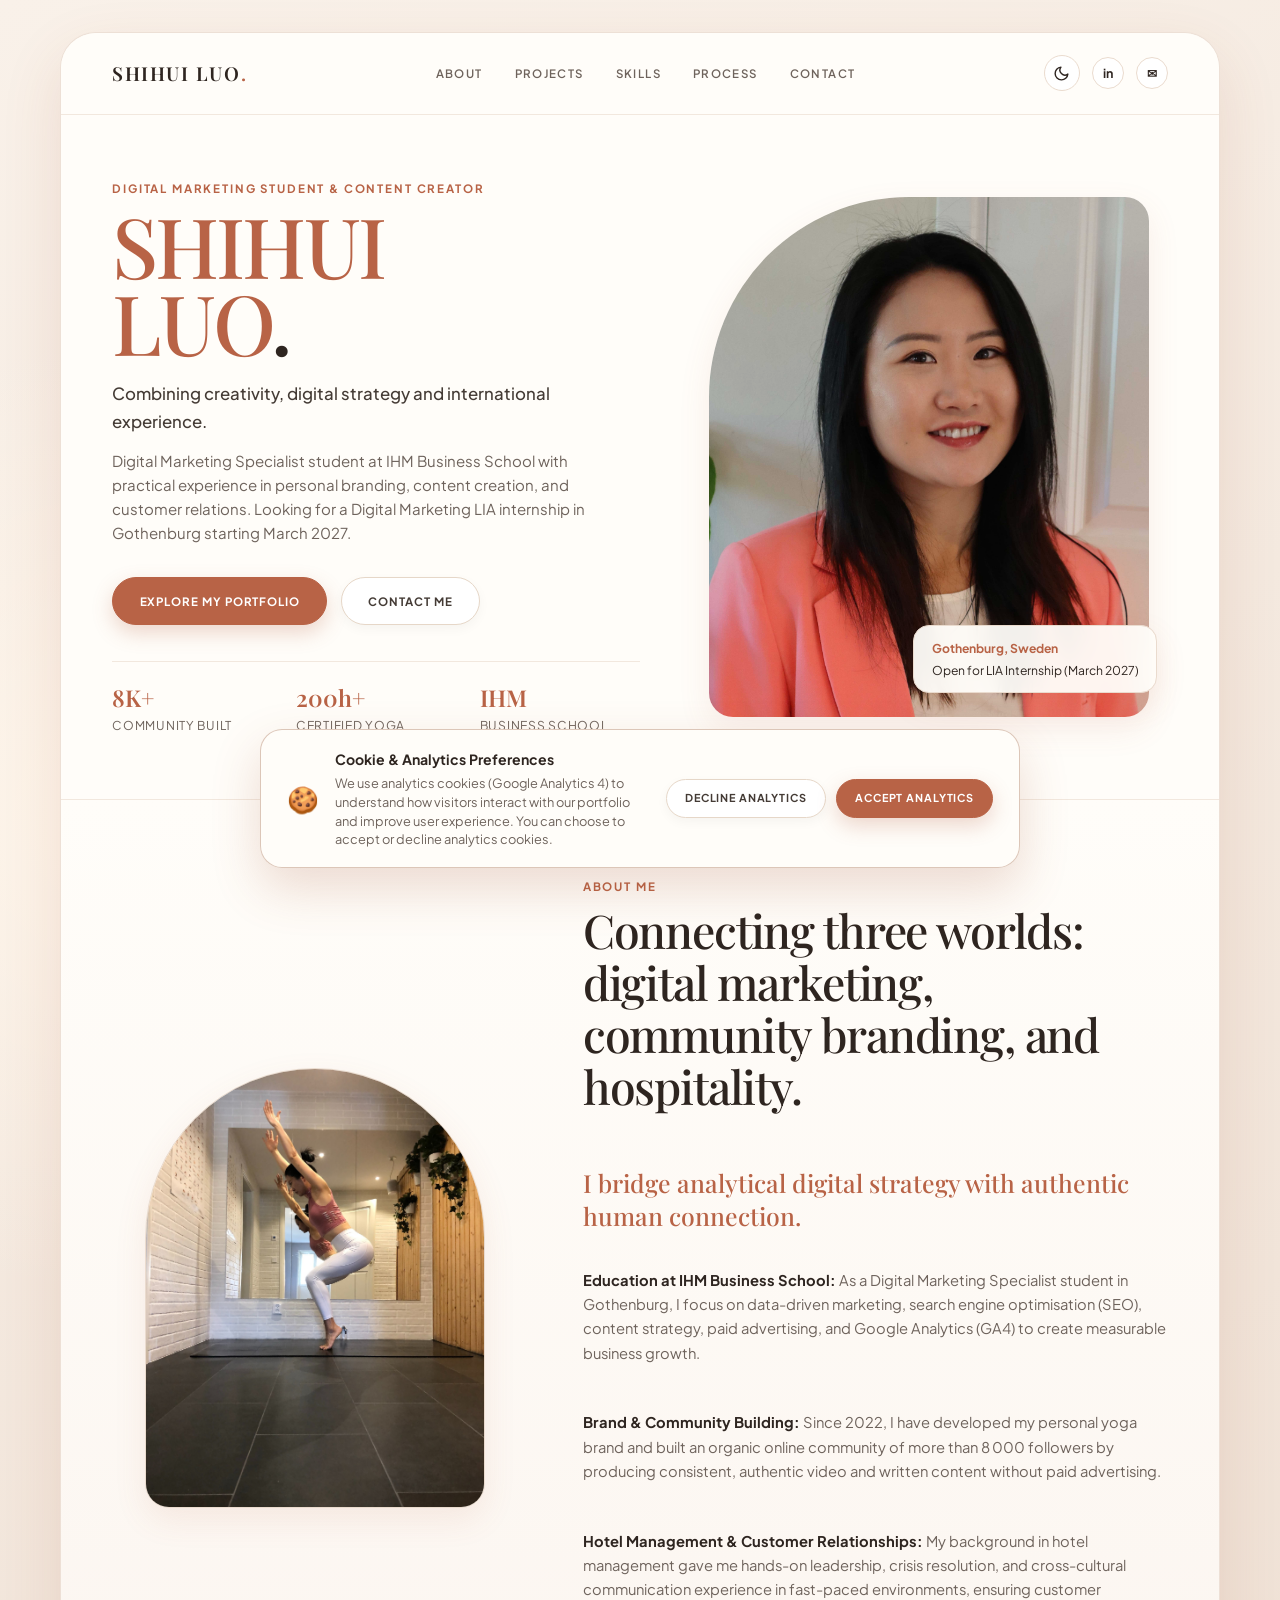
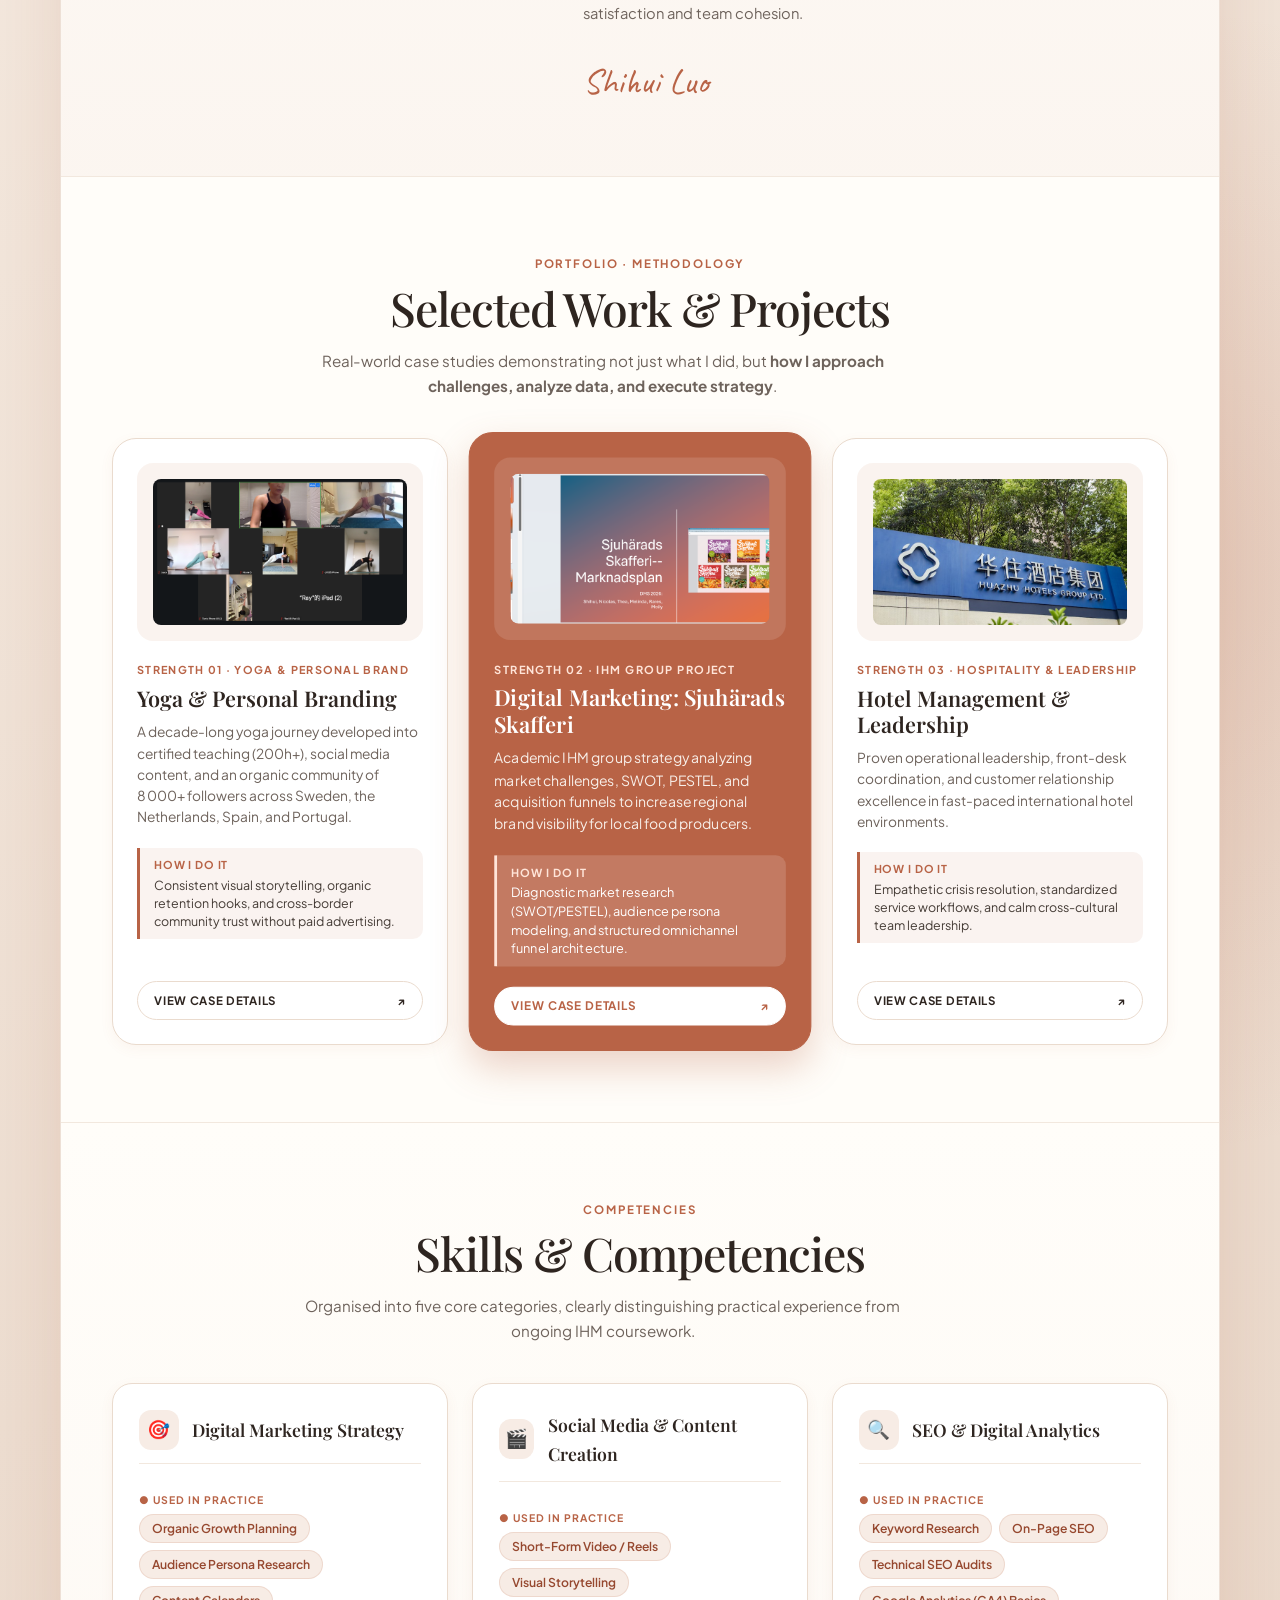
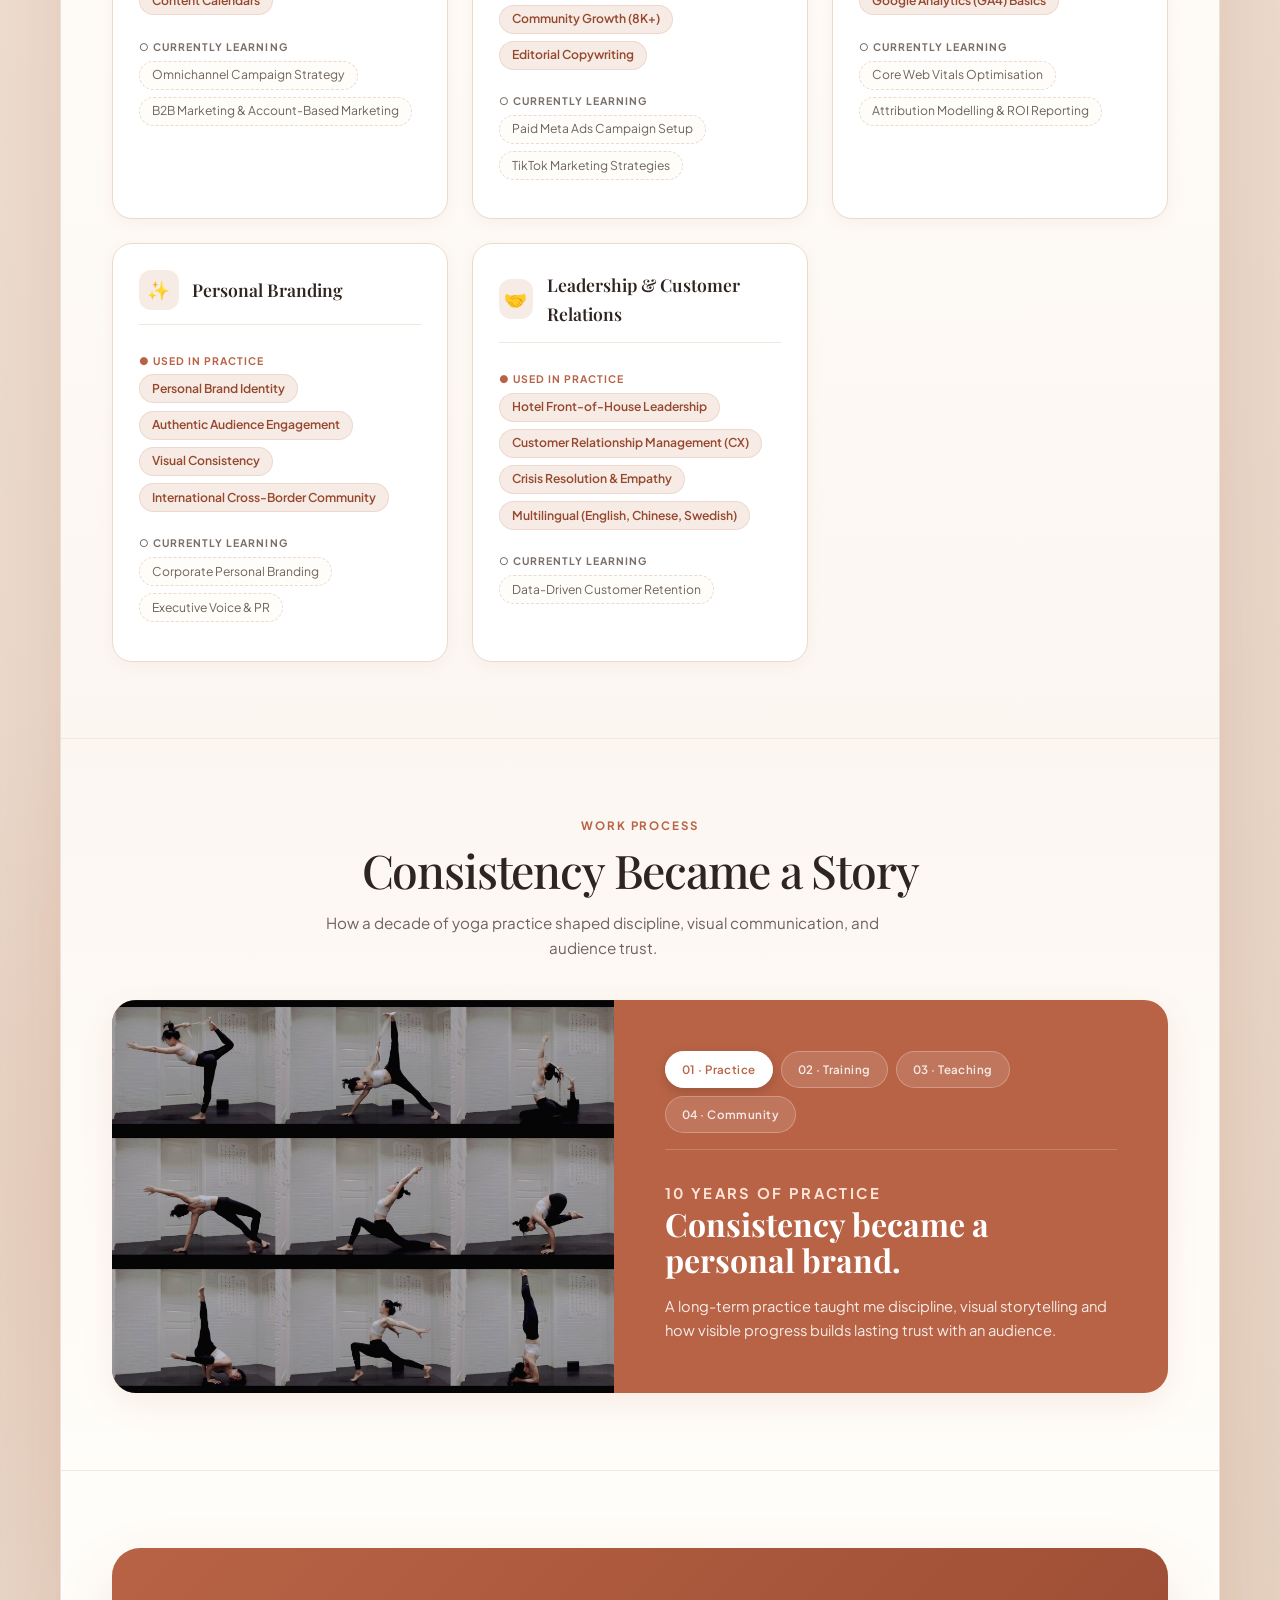
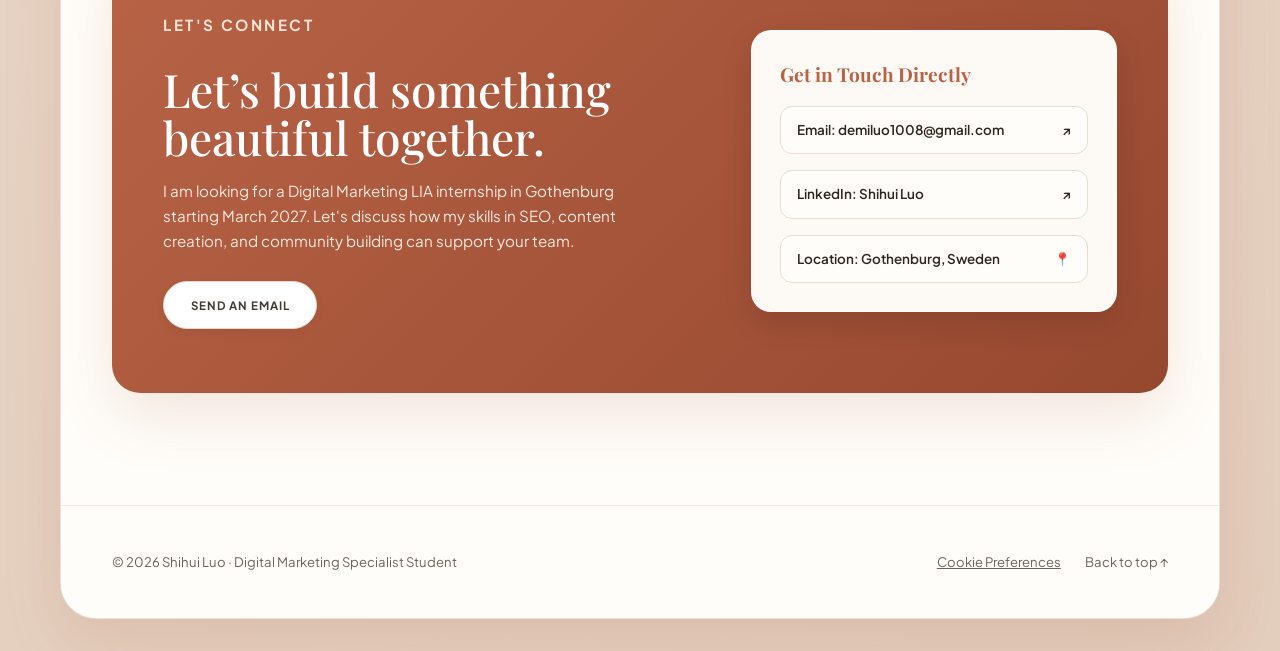
<file: HTML/index.html>
<!doctype html>
<html lang="en">

<head>
    <meta charset="utf-8">
    <meta name="viewport" content="width=device-width, initial-scale=1">

    <!-- Primary SEO Meta Tags -->
    <title>Shihui Luo | Digital Marketing Student & Content Creator | Gothenburg</title>
    <meta name="title" content="Shihui Luo | Digital Marketing Student & Content Creator | Gothenburg">
    <meta name="description"
        content="Shihui Luo is a Digital Marketing Specialist student at IHM Business School in Gothenburg, yoga instructor, and content creator with an 8K+ online community. Open for LIA internships starting March 2027.">
    <meta name="keywords"
        content="Shihui Luo, Digital Marketing Gothenburg, IHM Business School, LIA praktik Göteborg, Yoga Teacher Sweden, Content Creation, Community Building, SEO, Social Media Strategy">
    <meta name="author" content="Shihui Luo">
    <meta name="robots" content="index, follow">
    <meta name="theme-color" content="#B86346">

    <!-- Canonical URL -->
    <link rel="canonical" href="https://shihuiluo.com/">

    <!-- Open Graph / LinkedIn -->
    <meta property="og:type" content="profile">
    <meta property="og:url" content="https://shihuiluo.com/">
    <meta property="og:title" content="Shihui Luo | Digital Marketing Student & Content Creator">
    <meta property="og:description"
        content="Digital Marketing student at IHM Business School & community builder in Gothenburg. Combining creativity, digital strategy and international experience.">
    <meta property="og:image" content="image/IMG_1921.jpg">
    <meta property="og:locale" content="en_US">
    <meta property="og:site_name" content="Shihui Luo Portfolio">

    <!-- Theme Initialization (prevents flash of wrong theme) -->
    <script>
        (function () {
            try {
                var stored = localStorage.getItem('shihui_theme');
                var prefersDark = window.matchMedia && window.matchMedia('(prefers-color-scheme: dark)').matches;
                var theme = stored ? stored : (prefersDark ? 'dark' : 'light');
                document.documentElement.setAttribute('data-theme', theme);
                var meta = document.querySelector('meta[name="theme-color"]');
                if (meta) meta.setAttribute('content', theme === 'dark' ? '#1B1714' : '#B86346');
            } catch (e) { }
        })();
    </script>

    <!-- Google Consent Mode v2 (Must be defined BEFORE gtag.js) -->
    <script>
        window.dataLayer = window.dataLayer || [];
        function gtag() { dataLayer.push(arguments); }

        (function () {
            var consentKey = 'shihui_cookie_consent_v1';
            var saved = null;
            try { saved = localStorage.getItem(consentKey); } catch (e) { }
            if (!saved) {
                var m = document.cookie.match(new RegExp('(?:^|; )' + consentKey + '=([^;]*)'));
                if (m) saved = decodeURIComponent(m[1]);
            }
            var isGranted = (saved === 'accepted');

            // Default consent state: denied until explicitly accepted (GDPR compliant)
            gtag('consent', 'default', {
                'analytics_storage': isGranted ? 'granted' : 'denied',
                'ad_storage': isGranted ? 'granted' : 'denied',
                'ad_user_data': isGranted ? 'granted' : 'denied',
                'ad_personalization': isGranted ? 'granted' : 'denied',
                'wait_for_update': 500
            });
        })();
    </script>

    <!-- Google Analytics 4 (GA4) -->
    <!-- Set your GA4 Measurement ID here (e.g., G-XXXXXXXXXX) -->
    <script>
        window.GA_MEASUREMENT_ID = 'G-XXXXXXXXXX'; // Replace with your GA4 Measurement ID
    </script>
    <script async src="https://www.googletagmanager.com/gtag/js?id=G-XXXXXXXXXX" id="ga4-gtag-script"></script>
    <script>
        gtag('js', new Date());
        if (window.GA_MEASUREMENT_ID && window.GA_MEASUREMENT_ID !== 'G-XXXXXXXXXX') {
            gtag('config', window.GA_MEASUREMENT_ID, {
                'anonymize_ip': true,
                'cookie_flags': 'SameSite=Lax;Secure'
            });
        }
    </script>

    <!-- Google Fonts -->
    <link rel="preconnect" href="https://fonts.googleapis.com">
    <link rel="preconnect" href="https://fonts.gstatic.com" crossorigin>
    <link
        href="https://fonts.googleapis.com/css2?family=Caveat:wght@600&family=Playfair+Display:ital,wght@0,400;0,500;0,600;0,700;1,400&family=Plus+Jakarta+Sans:wght@400;500;600;700&display=swap"
        rel="stylesheet">

    <!-- Stylesheet -->
    <link rel="stylesheet" href="style.css">

    <!-- Structured Data (JSON-LD) for Google Rich Snippets -->
    <script type="application/ld+json">
    {
      "@context": "https://schema.org",
      "@graph": [
        {
          "@type": "Person",
          "@id": "https://shihuiluo.com/#person",
          "name": "Shihui Luo",
          "jobTitle": ["Digital Marketing Specialist Student", "Content Creator", "Yoga Instructor"],
          "description": "Digital Marketing Specialist student at IHM Business School in Gothenburg with experience in social media, personal branding, yoga teaching and hotel management.",
          "address": {
            "@type": "PostalAddress",
            "addressLocality": "Gothenburg",
            "addressCountry": "SE"
          },
          "alumniOf": {
            "@type": "EducationalOrganization",
            "name": "IHM Business School"
          },
          "email": "demiluo1008@gmail.com",
          "sameAs": [
            "https://www.linkedin.com/in/shihui-luo-505298428/"
          ],
          "knowsAbout": [
            "Digital Marketing",
            "SEO & Website Optimisation",
            "Content Creation & Social Media",
            "Community Building",
            "Hospitality Management"
          ]
        },
        {
          "@type": "WebSite",
          "@id": "https://shihuiluo.com/#website",
          "url": "https://shihuiluo.com/",
          "name": "Shihui Luo Portfolio",
          "description": "Official portfolio of Shihui Luo: Digital Marketing Specialist student and content creator based in Gothenburg, Sweden.",
          "publisher": {
            "@id": "https://shihuiluo.com/#person"
          },
          "inLanguage": "en"
        }
      ]
    }
    </script>

    <script type="application/ld+json">
    {
      "@context": "https://schema.org",
      "@type": "BreadcrumbList",
      "itemListElement": [
        {"@type": "ListItem", "position": 1, "name": "Home", "item": "https://shihuiluo.com/"},
        {"@type": "ListItem", "position": 2, "name": "Portfolio", "item": "https://shihuiluo.com/#cases"}
      ]
    }
    </script>
</head>

<body>
    <a class="skip-link" href="#main">Skip to content</a>

    <!-- Outer Frame for Editorial Template -->
    <div class="site-shell">

        <!-- Header -->
        <header class="site-header" id="site-header">
            <div class="nav-shell">
                <a class="brand" href="#home" aria-label="Shihui Luo, home">SHIHUI LUO<span>.</span></a>

                <nav id="site-nav" class="site-nav" aria-label="Main navigation">
                    <a href="#about">About</a>
                    <a href="#projects">Projects</a>
                    <a href="#skills">Skills</a>
                    <a href="#process">Process</a>
                    <a href="#contact">Contact</a>
                </nav>

                <div class="header-actions">
                    <button class="theme-toggle" id="theme-toggle" type="button" aria-label="Toggle dark or light theme"
                        title="Toggle theme">
                        <span class="theme-toggle-icon sun-icon" aria-hidden="true">
                            <svg width="18" height="18" viewBox="0 0 24 24" fill="none" stroke="currentColor"
                                stroke-width="2" stroke-linecap="round" stroke-linejoin="round">
                                <circle cx="12" cy="12" r="5"></circle>
                                <line x1="12" y1="1" x2="12" y2="3"></line>
                                <line x1="12" y1="21" x2="12" y2="23"></line>
                                <line x1="4.22" y1="4.22" x2="5.64" y2="5.64"></line>
                                <line x1="18.36" y1="18.36" x2="19.78" y2="19.78"></line>
                                <line x1="1" y1="12" x2="3" y2="12"></line>
                                <line x1="21" y1="12" x2="23" y2="12"></line>
                                <line x1="4.22" y1="19.78" x2="5.64" y2="18.36"></line>
                                <line x1="18.36" y1="5.64" x2="19.78" y2="4.22"></line>
                            </svg>
                        </span>
                        <span class="theme-toggle-icon moon-icon" aria-hidden="true">
                            <svg width="17" height="17" viewBox="0 0 24 24" fill="none" stroke="currentColor"
                                stroke-width="2" stroke-linecap="round" stroke-linejoin="round">
                                <path d="M21 12.79A9 9 0 1 1 11.21 3 7 7 0 0 0 21 12.79z"></path>
                            </svg>
                        </span>
                    </button>

                    <div class="header-social">
                        <a class="social-icon-btn" href="https://www.linkedin.com/in/shihui-luo-505298428/"
                            target="_blank" rel="noopener noreferrer" aria-label="Shihui Luo on LinkedIn">in</a>
                        <a class="social-icon-btn" href="mailto:demiluo1008@gmail.com"
                            aria-label="Email Shihui Luo">✉</a>
                    </div>

                    <button class="menu-toggle" id="menu-toggle" type="button" aria-expanded="false"
                        aria-controls="site-nav">
                        <span class="sr-only">Toggle navigation menu</span>
                        <span></span>
                        <span></span>
                        <span></span>
                    </button>
                </div>
            </div>
        </header>

        <!-- Main Content -->
        <main id="main">

            <!-- Hero Section (Template Signature Layout) -->
            <section class="hero" id="home">
                <div class="hero-copy">
                    <p class="eyebrow">Digital Marketing Student &amp; Content Creator</p>
                    <h1 class="hero-name">SHIHUI<br>LUO<span>.</span></h1>
                    <p class="hero-subtitle">Combining creativity, digital strategy and international experience.</p>
                    <p class="hero-intro">Digital Marketing Specialist student at IHM Business School with practical
                        experience in personal branding, content creation, and customer relations. Looking for a Digital
                        Marketing LIA internship in Gothenburg starting March 2027.</p>
                    <div class="actions">
                        <a class="button primary" href="#projects">Explore My Portfolio</a>
                        <a class="button secondary" href="#contact">Contact Me</a>
                    </div>
                    <dl class="quick-facts">
                        <div>
                            <dt>8K+</dt>
                            <dd>Community Built</dd>
                        </div>
                        <div>
                            <dt>200h+</dt>
                            <dd>Certified Yoga</dd>
                        </div>
                        <div>
                            <dt>IHM</dt>
                            <dd>Business School</dd>
                        </div>
                    </dl>
                </div>
                <figure class="hero-image">
                    <div class="hero-arch-wrapper">
                        <img src="image/IMG_1921.jpg" alt="Shihui Luo portrait outdoors" width="600" height="700">
                        <div class="hero-badge">
                            <strong>Gothenburg, Sweden</strong>
                            <span>Open for LIA Internship (March 2027)</span>
                        </div>
                    </div>
                </figure>
            </section>

            <!-- About Me Section -->
            <section class="section about" id="about">
                <figure class="about-portrait">
                    <img class="about-arch-img" src="assets/05-photo.jpg" alt="Shihui Luo during mindful yoga practice"
                        width="500" height="600">
                </figure>
                <div class="about-copy">
                    <div class="section-heading">
                        <p class="eyebrow">About Me</p>
                        <h2 class="section-title">Connecting three worlds: digital marketing, community branding, and
                            hospitality.</h2>
                    </div>
                    <p class="about-lead">I bridge analytical digital strategy with authentic human connection.</p>
                    <div class="about-story">
                        <p><strong>Education at IHM Business School:</strong> As a Digital Marketing Specialist student
                            in Gothenburg, I focus on data-driven marketing, search engine optimisation (SEO), content
                            strategy, paid advertising, and Google Analytics (GA4) to create measurable business growth.
                        </p>
                        <p><strong>Brand &amp; Community Building:</strong> Since 2022, I have developed my personal
                            yoga brand and built an organic online community of more than 8 000 followers by producing
                            consistent, authentic video and written content without paid advertising.</p>
                        <p><strong>Hotel Management &amp; Customer Relationships:</strong> My background in hotel
                            management gave me hands-on leadership, crisis resolution, and cross-cultural communication
                            experience in fast-paced environments, ensuring customer satisfaction and team cohesion.</p>
                    </div>
                    <div class="about-signature">Shihui Luo</div>
                </div>
            </section>

            <!-- Featured Projects Section (Three Core Strengths) -->
            <section class="section featured-projects" id="projects">
                <div class="section-heading center">
                    <p class="eyebrow">Portfolio · Methodology</p>
                    <h2 class="section-title">Selected Work &amp; Projects</h2>
                    <p class="section-subtitle">Real-world case studies demonstrating not just what I did, but
                        <strong>how I approach challenges, analyze data, and execute strategy</strong>.
                    </p>
                </div>

                <div class="projects-grid">
                    <!-- Project 01: Yoga & Personal Branding -->
                    <article class="project-card">
                        <div>
                            <div class="project-media">
                                <img src="assets/01-online.png" alt="Yoga and personal brand interface" loading="lazy">
                            </div>
                            <div class="project-meta">Strength 01 · Yoga &amp; Personal Brand</div>
                            <h3 class="project-title">Yoga &amp; Personal Branding</h3>
                            <p class="project-desc">A decade-long yoga journey developed into certified teaching
                                (200h+), social media content, and an organic community of 8 000+ followers across
                                Sweden, the Netherlands, Spain, and Portugal.</p>
                            <div class="methodology-pill">
                                <strong>How I do it</strong>
                                Consistent visual storytelling, organic retention hooks, and cross-border community
                                trust without paid advertising.
                            </div>
                        </div>
                        <button class="project-btn" type="button" data-case="yoga">
                            <span>View Case Details</span>
                            <span aria-hidden="true">↗</span>
                        </button>
                    </article>

                    <!-- Project 02: Digital Marketing / Sjuhärads Skafferi (Featured Center Card in Terracotta) -->
                    <article class="project-card featured">
                        <div>
                            <div class="project-media">
                                <img src="image/sjuharads-skafferi.png"
                                    alt="Sjuhärads Skafferi Marknadsplan group project presentation slide"
                                    loading="lazy">
                            </div>
                            <div class="project-meta">Strength 02 · IHM Group Project</div>
                            <h3 class="project-title">Digital Marketing: Sjuhärads Skafferi</h3>
                            <p class="project-desc">Academic IHM group strategy analyzing market challenges, SWOT,
                                PESTEL, and acquisition funnels to increase regional brand visibility for local food
                                producers.</p>
                            <div class="methodology-pill">
                                <strong>How I do it</strong>
                                Diagnostic market research (SWOT/PESTEL), audience persona modeling, and structured
                                omnichannel funnel architecture.
                            </div>
                        </div>
                        <button class="project-btn" type="button" data-case="marketing">
                            <span>View Case Details</span>
                            <span aria-hidden="true">↗</span>
                        </button>
                    </article>

                    <!-- Project 03: Hotel Management & Leadership -->
                    <article class="project-card">
                        <div>
                            <div class="project-media">
                                <img src="image/huazhu-hotel-group.jpg"
                                    alt="Huazhu Hotels Group leadership and hospitality management experience"
                                    loading="lazy">
                            </div>
                            <div class="project-meta">Strength 03 · Hospitality &amp; Leadership</div>
                            <h3 class="project-title">Hotel Management &amp; Leadership</h3>
                            <p class="project-desc">Proven operational leadership, front-desk coordination, and customer
                                relationship excellence in fast-paced international hotel environments.</p>
                            <div class="methodology-pill">
                                <strong>How I do it</strong>
                                Empathetic crisis resolution, standardized service workflows, and calm cross-cultural
                                team leadership.
                            </div>
                        </div>
                        <button class="project-btn" type="button" data-case="hotel">
                            <span>View Case Details</span>
                            <span aria-hidden="true">↗</span>
                        </button>
                    </article>
                </div>
            </section>

            <!-- Technical Skills Section (5 Visual Categories) -->
            <section class="section skills-section" id="skills">
                <div class="section-heading center">
                    <p class="eyebrow">Competencies</p>
                    <h2 class="section-title">Skills &amp; Competencies</h2>
                    <p class="section-subtitle">Organised into five core categories, clearly distinguishing practical
                        experience from ongoing IHM coursework.</p>
                </div>

                <div class="skills-categories-grid">
                    <!-- 1. Digital Marketing Strategy -->
                    <div class="skill-category-card">
                        <div class="skill-category-header">
                            <div class="skill-icon-badge">🎯</div>
                            <h3>Digital Marketing Strategy</h3>
                        </div>
                        <span class="skill-group-label practised">● Used in Practice</span>
                        <ul class="skill-badge-list practised-list">
                            <li>Organic Growth Planning</li>
                            <li>Audience Persona Research</li>
                            <li>Content Calendars</li>
                        </ul>
                        <span class="skill-group-label learning">○ Currently Learning</span>
                        <ul class="skill-badge-list learning-list">
                            <li>Omnichannel Campaign Strategy</li>
                            <li>B2B Marketing &amp; Account-Based Marketing</li>
                        </ul>
                    </div>

                    <!-- 2. Social Media & Content Creation -->
                    <div class="skill-category-card">
                        <div class="skill-category-header">
                            <div class="skill-icon-badge">🎬</div>
                            <h3>Social Media &amp; Content Creation</h3>
                        </div>
                        <span class="skill-group-label practised">● Used in Practice</span>
                        <ul class="skill-badge-list practised-list">
                            <li>Short-Form Video / Reels</li>
                            <li>Visual Storytelling</li>
                            <li>Community Growth (8K+)</li>
                            <li>Editorial Copywriting</li>
                        </ul>
                        <span class="skill-group-label learning">○ Currently Learning</span>
                        <ul class="skill-badge-list learning-list">
                            <li>Paid Meta Ads Campaign Setup</li>
                            <li>TikTok Marketing Strategies</li>
                        </ul>
                    </div>

                    <!-- 3. SEO & Digital Analytics -->
                    <div class="skill-category-card">
                        <div class="skill-category-header">
                            <div class="skill-icon-badge">🔍</div>
                            <h3>SEO &amp; Digital Analytics</h3>
                        </div>
                        <span class="skill-group-label practised">● Used in Practice</span>
                        <ul class="skill-badge-list practised-list">
                            <li>Keyword Research</li>
                            <li>On-Page SEO</li>
                            <li>Technical SEO Audits</li>
                            <li>Google Analytics (GA4) Basics</li>
                        </ul>
                        <span class="skill-group-label learning">○ Currently Learning</span>
                        <ul class="skill-badge-list learning-list">
                            <li>Core Web Vitals Optimisation</li>
                            <li>Attribution Modelling &amp; ROI Reporting</li>
                        </ul>
                    </div>

                    <!-- 4. Personal Branding -->
                    <div class="skill-category-card">
                        <div class="skill-category-header">
                            <div class="skill-icon-badge">✨</div>
                            <h3>Personal Branding</h3>
                        </div>
                        <span class="skill-group-label practised">● Used in Practice</span>
                        <ul class="skill-badge-list practised-list">
                            <li>Personal Brand Identity</li>
                            <li>Authentic Audience Engagement</li>
                            <li>Visual Consistency</li>
                            <li>International Cross-Border Community</li>
                        </ul>
                        <span class="skill-group-label learning">○ Currently Learning</span>
                        <ul class="skill-badge-list learning-list">
                            <li>Corporate Personal Branding</li>
                            <li>Executive Voice &amp; PR</li>
                        </ul>
                    </div>

                    <!-- 5. Leadership & Customer Relations -->
                    <div class="skill-category-card">
                        <div class="skill-category-header">
                            <div class="skill-icon-badge">🤝</div>
                            <h3>Leadership &amp; Customer Relations</h3>
                        </div>
                        <span class="skill-group-label practised">● Used in Practice</span>
                        <ul class="skill-badge-list practised-list">
                            <li>Hotel Front-of-House Leadership</li>
                            <li>Customer Relationship Management (CX)</li>
                            <li>Crisis Resolution &amp; Empathy</li>
                            <li>Multilingual (English, Chinese, Swedish)</li>
                        </ul>
                        <span class="skill-group-label learning">○ Currently Learning</span>
                        <ul class="skill-badge-list learning-list">
                            <li>Data-Driven Customer Retention</li>
                        </ul>
                    </div>
                </div>
            </section>


            <!-- Work Process / Journey Section -->
            <section class="section process-section" id="process">
                <div class="section-heading center">
                    <p class="eyebrow">Work Process</p>
                    <h2 class="section-title">Consistency Became a Story</h2>
                    <p class="section-subtitle">How a decade of yoga practice shaped discipline, visual communication,
                        and audience trust.</p>
                </div>

                <div class="journey-wrapper">
                    <div class="journey-visual">
                        <img id="journey-image" src="assets/08-photo.jpg" alt="Yoga practice collage">
                    </div>
                    <div class="journey-content">
                        <div class="journey-tabs" role="tablist" aria-label="Journey stages">
                            <button id="tab-practice" class="active" role="tab" aria-selected="true"
                                aria-controls="journey-panel" data-stage="practice" type="button">01 · Practice</button>
                            <button id="tab-training" role="tab" aria-selected="false" aria-controls="journey-panel"
                                data-stage="training" type="button">02 · Training</button>
                            <button id="tab-teaching" role="tab" aria-selected="false" aria-controls="journey-panel"
                                data-stage="teaching" type="button">03 · Teaching</button>
                            <button id="tab-community" role="tab" aria-selected="false" aria-controls="journey-panel"
                                data-stage="community" type="button">04 · Community</button>
                        </div>
                        <div id="journey-panel" role="tabpanel" aria-labelledby="tab-practice" tabindex="0">
                            <p class="eyebrow" id="journey-label">10 years of practice</p>
                            <h3 id="journey-title">Consistency became a personal brand.</h3>
                            <p id="journey-text">A long-term practice taught me discipline, visual storytelling and how
                                visible progress builds lasting trust with an audience.</p>
                        </div>
                    </div>
                </div>
            </section>

            <!-- Contact Section & CTA Banner -->
            <section class="section contact-section" id="contact">
                <div class="cta-banner">
                    <div class="cta-banner-content">
                        <p class="eyebrow">Let's Connect</p>
                        <h2>Let’s build something beautiful together.</h2>
                        <p>I am looking for a Digital Marketing LIA internship in Gothenburg starting March 2027. Let's
                            discuss how my skills in SEO, content creation, and community building can support your
                            team.</p>
                        <a class="button secondary" href="mailto:demiluo1008@gmail.com">Send an Email</a>
                    </div>
                    <div class="contact-card">
                        <h3>Get in Touch Directly</h3>
                        <a class="contact-link-item" href="mailto:demiluo1008@gmail.com">
                            <span>Email: demiluo1008@gmail.com</span>
                            <span aria-hidden="true">↗</span>
                        </a>
                        <a class="contact-link-item" href="https://www.linkedin.com/in/shihui-luo-505298428/"
                            target="_blank" rel="noopener noreferrer">
                            <span>LinkedIn: Shihui Luo</span>
                            <span aria-hidden="true">↗</span>
                        </a>
                        <div class="contact-link-item" style="cursor: default;">
                            <span>Location: Gothenburg, Sweden</span>
                            <span>📍</span>
                        </div>
                    </div>
                </div>
            </section>
        </main>

        <!-- Footer -->
        <footer>
            <p>© 2026 Shihui Luo · Digital Marketing Specialist Student</p>
            <div class="footer-links">
                <button type="button" id="open-cookie-settings" class="cookie-settings-link">Cookie Preferences</button>
                <a href="#home">Back to top ↑</a>
            </div>
        </footer>

    </div>

    <!-- Case Study Dialog Modal -->
    <dialog id="case-dialog" aria-labelledby="dialog-title">
        <button class="dialog-close" type="button" aria-label="Close case study">×</button>
        <p class="eyebrow" id="dialog-label"></p>
        <h2 id="dialog-title"></h2>
        <p id="dialog-overview"></p>
        <ul id="dialog-points"></ul>
    </dialog>

    <!-- Cookie Banner (GDPR Compliant & GA4 Ready) -->
    <div class="cookie-banner" id="cookie-banner" role="dialog" aria-labelledby="cookie-title"
        aria-describedby="cookie-desc">
        <div class="cookie-content">
            <span class="cookie-icon" aria-hidden="true">🍪</span>
            <div class="cookie-text">
                <strong id="cookie-title">Cookie &amp; Analytics Preferences</strong>
                <p id="cookie-desc">We use analytics cookies (Google Analytics 4) to understand how visitors interact
                    with our portfolio and improve user experience. You can choose to accept or decline analytics
                    cookies.</p>
            </div>
        </div>
        <div class="cookie-actions">
            <button class="button secondary" id="decline-cookies" type="button">
                Decline Analytics
            </button>

            <button class="button primary" id="accept-cookies" type="button">
                Accept Analytics
            </button>
        </div>
    </div>

    <script src="script.js"></script>
</body>

</html>
</file>
<file: HTML/style.css>
/* ==========================================================================
   Shihui Luo — Portfolio Design System
   Inspired by Luxury Editorial Brand Template (Laptop + Mobile Responsive)
   ========================================================================== */

:root {
  --bg-ambient: #F6EDE4;
  --shell-bg: #FFFDF9;
  --terracotta: #B86346;
  --terracotta-dark: #96482F;
  --terracotta-light: #F7ECE5;
  --terracotta-muted: #D9A997;
  --sand: #F3E9DF;
  --sand-dark: #E6D7C8;
  --ink: #2E2520;
  --ink-soft: #443B35;
  --muted: #6E635C;
  --line: #EADBCE;
  --line-light: #F2E8DE;
  --white: #FFFFFF;
  --shadow-sm: 0 4px 14px rgba(184, 99, 70, 0.06);
  --shadow-md: 0 12px 32px rgba(184, 99, 70, 0.10);
  --shadow-lg: 0 24px 60px rgba(160, 80, 50, 0.13);
  --serif: "Playfair Display", "Cormorant Garamond", Georgia, serif;
  --sans: "Plus Jakarta Sans", -apple-system, BlinkMacSystemFont, "Segoe UI", Roboto, sans-serif;
  --script: "Caveat", "Dancing Script", cursive;
  --space: clamp(1.25rem, 4vw, 3.5rem);
}

/* Dark Theme Design System (Warm Luxury Obsidian & Terracotta) */
:root[data-theme="dark"] {
  --bg-ambient: #14110E;
  --shell-bg: #1B1714;
  --terracotta: #E27B5E;
  --terracotta-dark: #C96145;
  --terracotta-light: #2D211A;
  --terracotta-muted: #8E5443;
  --sand: #251E1A;
  --sand-dark: #352B24;
  --ink: #F7EEE7;
  --ink-soft: #DED3CB;
  --muted: #A89B92;
  --line: #372D26;
  --line-light: #2A221C;
  --white: #221B17;
  --shadow-sm: 0 4px 14px rgba(0, 0, 0, 0.4);
  --shadow-md: 0 12px 32px rgba(0, 0, 0, 0.5);
  --shadow-lg: 0 24px 60px rgba(0, 0, 0, 0.6);
}

/* Reset & Base */
*, *::before, *::after {
  box-sizing: border-box;
}

html {
  scroll-behavior: smooth;
  -webkit-font-smoothing: antialiased;
  overflow-x: hidden;
}

body {
  margin: 0;
  overflow-x: hidden;
  background:
    radial-gradient(circle at 10% 15%, rgba(255, 246, 235, 0.95), transparent 30rem),
    radial-gradient(circle at 90% 40%, rgba(184, 99, 70, 0.18), transparent 36rem),
    radial-gradient(circle at 20% 80%, rgba(204, 137, 108, 0.15), transparent 32rem),
    linear-gradient(155deg, #F9F1E9 0%, #ECDCCF 50%, #E3CDBC 100%);
  color: var(--ink);
  font-family: var(--sans);
  line-height: 1.65;
  min-height: 100vh;
  padding: clamp(1rem, 2.5vw, 2.5rem) 1rem;
  transition: background 0.3s ease, color 0.3s ease;
}

[data-theme="dark"] body {
  background:
    radial-gradient(circle at 10% 15%, rgba(45, 33, 26, 0.95), transparent 30rem),
    radial-gradient(circle at 90% 40%, rgba(226, 123, 94, 0.12), transparent 36rem),
    radial-gradient(circle at 20% 80%, rgba(184, 99, 70, 0.08), transparent 32rem),
    linear-gradient(155deg, #171311 0%, #110E0C 50%, #0D0A08 100%);
  color: var(--ink);
}

img {
  display: block;
  max-width: 100%;
  height: auto;
}

a {
  color: inherit;
  text-decoration: none;
}

button {
  font: inherit;
  cursor: pointer;
}

.sr-only {
  position: absolute;
  width: 1px;
  height: 1px;
  padding: 0;
  margin: -1px;
  overflow: hidden;
  clip: rect(0, 0, 0, 0);
  white-space: nowrap;
  border: 0;
}

.skip-link {
  position: fixed;
  z-index: 200;
  left: 1.5rem;
  top: 1.5rem;
  transform: translateY(-220%);
  background: var(--ink);
  color: var(--white);
  padding: 0.6rem 1.2rem;
  border-radius: 999px;
  font-weight: 600;
  font-size: 0.85rem;
  transition: transform 0.2s ease;
}
.skip-link:focus {
  transform: translateY(0);
}

/* Outer Frame for Editorial Template */
.site-shell {
  max-width: 1160px;
  margin: 0 auto;
  background: var(--shell-bg);
  border-radius: 36px;
  box-shadow: var(--shadow-lg);
  border: 1px solid rgba(220, 196, 180, 0.5);
  overflow: hidden;
  position: relative;
}

/* Header & Navigation */
.site-header {
  position: sticky;
  top: 0;
  z-index: 100;
  background: rgba(255, 253, 249, 0.94);
  backdrop-filter: blur(12px);
  border-bottom: 1px solid var(--line-light);
  transition: box-shadow 0.2s ease, border-color 0.2s ease;
}

.site-header.scrolled {
  box-shadow: var(--shadow-sm);
  border-color: var(--line);
}

[data-theme="dark"] .site-header {
  background: rgba(27, 23, 20, 0.92);
}

.nav-shell {
  display: flex;
  align-items: center;
  justify-content: space-between;
  padding: 1.4rem var(--space);
  min-height: 76px;
}

.brand {
  font-family: var(--serif);
  font-size: 1.2rem;
  font-weight: 600;
  letter-spacing: 0.08em;
  color: var(--ink);
}

.brand span {
  color: var(--terracotta);
}

.site-nav {
  display: flex;
  align-items: center;
  gap: 2rem;
}

.site-nav a {
  font-size: 0.72rem;
  font-weight: 600;
  letter-spacing: 0.12em;
  text-transform: uppercase;
  color: var(--muted);
  transition: color 0.2s ease;
}

.site-nav a:hover,
.site-nav a:focus-visible {
  color: var(--terracotta);
}

.header-actions {
  display: flex;
  align-items: center;
  gap: 0.75rem;
}

.theme-toggle {
  display: inline-flex;
  align-items: center;
  justify-content: center;
  width: 36px;
  height: 36px;
  border-radius: 50%;
  border: 1px solid var(--line);
  background: var(--white);
  color: var(--ink);
  padding: 0;
  transition: all 0.25s ease;
  position: relative;
  overflow: hidden;
  cursor: pointer;
  flex-shrink: 0;
}

.theme-toggle:hover {
  background: var(--sand);
  border-color: var(--terracotta);
  color: var(--terracotta);
  transform: translateY(-2px);
  box-shadow: var(--shadow-sm);
}

.theme-toggle-icon {
  display: inline-flex;
  align-items: center;
  justify-content: center;
  transition: transform 0.35s cubic-bezier(0.34, 1.56, 0.64, 1), opacity 0.25s ease;
}

.theme-toggle .sun-icon {
  position: absolute;
  opacity: 0;
  transform: rotate(-90deg) scale(0.4);
}

.theme-toggle .moon-icon {
  opacity: 1;
  transform: rotate(0deg) scale(1);
}

[data-theme="dark"] .theme-toggle .sun-icon {
  opacity: 1;
  transform: rotate(0deg) scale(1);
}

[data-theme="dark"] .theme-toggle .moon-icon {
  position: absolute;
  opacity: 0;
  transform: rotate(90deg) scale(0.4);
}

.header-social {
  display: flex;
  align-items: center;
  gap: 0.75rem;
}

.social-icon-btn {
  display: inline-flex;
  align-items: center;
  justify-content: center;
  width: 32px;
  height: 32px;
  border-radius: 50%;
  border: 1px solid var(--line);
  color: var(--ink);
  font-size: 0.78rem;
  font-weight: 700;
  transition: all 0.2s ease;
  background: var(--white);
}

.social-icon-btn:hover {
  background: var(--terracotta);
  color: var(--white);
  border-color: var(--terracotta);
  transform: translateY(-2px);
}

.menu-toggle {
  display: none;
  background: transparent;
  border: 1px solid var(--line);
  border-radius: 50%;
  width: 42px;
  height: 42px;
  padding: 0;
  flex-direction: column;
  align-items: center;
  justify-content: center;
  gap: 4px;
}

.menu-toggle span:not(.sr-only) {
  display: block;
  width: 18px;
  height: 1.5px;
  background: var(--ink);
  transition: transform 0.2s ease, opacity 0.2s ease;
}

/* Hero Section */
.hero {
  display: grid;
  grid-template-columns: 1.05fr 0.95fr;
  gap: clamp(1.5rem, 4vw, 3.5rem);
  align-items: center;
  padding: clamp(2.5rem, 5vw, 4.5rem) var(--space);
  position: relative;
}

.hero-copy {
  display: flex;
  flex-direction: column;
  justify-content: center;
}

.hero-name {
  font-family: var(--serif);
  font-size: clamp(3.2rem, 6.5vw, 5.2rem);
  line-height: 0.92;
  font-weight: 500;
  color: var(--terracotta);
  letter-spacing: -0.035em;
  margin: 0 0 1.25rem;
}

.hero-name span {
  color: var(--ink);
}

.hero-subtitle {
  font-size: 1.05rem;
  font-weight: 500;
  color: var(--ink-soft);
  margin: 0 0 0.8rem;
  max-width: 44ch;
}

.hero-intro {
  font-size: 0.94rem;
  color: var(--muted);
  line-height: 1.6;
  margin: 0 0 2rem;
  max-width: 46ch;
}

.actions {
  display: flex;
  flex-wrap: wrap;
  align-items: center;
  gap: 0.85rem;
}

.button {
  display: inline-flex;
  align-items: center;
  justify-content: center;
  text-decoration: none;
  text-transform: uppercase;
  letter-spacing: 0.08em;
  font-size: 0.72rem;
  font-weight: 700;
  padding: 0.85rem 1.65rem;
  border-radius: 999px;
  transition: transform 0.2s ease, box-shadow 0.2s ease, background 0.2s ease, border-color 0.2s ease;
}

.button.primary {
  background: var(--terracotta);
  color: var(--white);
  border: 1.5px solid var(--terracotta);
  box-shadow: 0 8px 20px rgba(184, 99, 70, 0.25);
}

.button.primary:hover,
.button.primary:focus-visible {
  background: var(--terracotta-dark);
  border-color: var(--terracotta-dark);
  transform: translateY(-2px);
  box-shadow: 0 12px 24px rgba(184, 99, 70, 0.32);
}

.button.secondary {
  background: var(--white);
  color: var(--ink-soft);
  border: 1.5px solid var(--sand-dark);
  box-shadow: 0 4px 12px rgba(0, 0, 0, 0.04);
}

.button.secondary:hover,
.button.secondary:focus-visible {
  border-color: var(--terracotta);
  color: var(--terracotta);
  transform: translateY(-2px);
  box-shadow: 0 8px 16px rgba(184, 99, 70, 0.15);
}

/* Hero Arch Photo Frame (Template Signature) */
.hero-image {
  margin: 0;
  position: relative;
  display: flex;
  justify-content: center;
}

.hero-arch-wrapper {
  position: relative;
  width: 100%;
  max-width: 440px;
}

.hero-arch-wrapper img {
  width: 100%;
  height: clamp(380px, 46vw, 520px);
  object-fit: cover;
  object-position: center top;
  border-radius: 200px 24px 24px 24px;
  box-shadow: var(--shadow-md);
  filter: contrast(0.98) saturate(0.95);
}

.hero-badge {
  position: absolute;
  bottom: 1.5rem;
  right: -0.5rem;
  background: rgba(255, 253, 249, 0.95);
  backdrop-filter: blur(8px);
  border: 1px solid var(--line);
  padding: 0.75rem 1.1rem;
  border-radius: 16px;
  font-size: 0.76rem;
  color: var(--ink);
  box-shadow: var(--shadow-md);
  display: flex;
  flex-direction: column;
  gap: 2px;
}

.hero-badge strong {
  font-weight: 700;
  color: var(--terracotta);
}

/* Quick Facts Strip */
.quick-facts {
  display: grid;
  grid-template-columns: repeat(3, 1fr);
  gap: 1.5rem;
  margin: 2.25rem 0 0;
  padding-top: 1.5rem;
  border-top: 1px solid var(--line-light);
}

.quick-facts div {
  display: flex;
  flex-direction: column;
}

.quick-facts dt {
  font-family: var(--serif);
  font-size: 1.45rem;
  font-weight: 600;
  color: var(--terracotta);
  line-height: 1;
}

.quick-facts dd {
  margin: 0.35rem 0 0;
  font-size: 0.76rem;
  color: var(--muted);
  text-transform: uppercase;
  letter-spacing: 0.06em;
}

/* Section Common Styling */
.section {
  padding: clamp(3rem, 6vw, 5rem) var(--space);
  border-top: 1px solid var(--line-light);
}

.section-heading {
  margin-bottom: 2.5rem;
}

.section-heading.center {
  text-align: center;
  max-width: 680px;
  margin-left: auto;
  margin-right: auto;
}

.eyebrow {
  font-size: 0.72rem;
  font-weight: 700;
  text-transform: uppercase;
  letter-spacing: 0.16em;
  color: var(--terracotta);
  margin: 0 0 0.6rem;
}

.section-title {
  font-family: var(--serif);
  font-size: clamp(2rem, 3.8vw, 2.9rem);
  font-weight: 500;
  color: var(--ink);
  letter-spacing: -0.025em;
  line-height: 1.12;
  margin: 0 0 0.8rem;
}

.section-subtitle {
  font-size: 0.95rem;
  color: var(--muted);
  margin: 0;
  max-width: 55ch;
}

/* About Me Section (Arch Photo + 3-Part Story) */
.about {
  display: grid;
  grid-template-columns: 0.82fr 1.18fr;
  gap: clamp(2rem, 5vw, 4rem);
  align-items: center;
  background: linear-gradient(180deg, var(--shell-bg) 0%, rgba(247, 236, 229, 0.45) 100%);
}

.about-portrait {
  margin: 0;
  display: flex;
  justify-content: center;
}

.about-arch-img {
  width: 100%;
  max-width: 340px;
  height: clamp(340px, 42vw, 440px);
  object-fit: cover;
  border-radius: 170px 170px 24px 24px;
  box-shadow: var(--shadow-md);
  border: 1px solid var(--line);
}

.about-copy {
  display: flex;
  flex-direction: column;
}

.about-lead {
  font-family: var(--serif);
  font-size: clamp(1.2rem, 2vw, 1.55rem);
  line-height: 1.35;
  color: var(--terracotta);
  margin: 0 0 1.25rem;
  font-weight: 500;
}

.about-story {
  display: flex;
  flex-direction: column;
  gap: 1rem;
  color: var(--muted);
  font-size: 0.92rem;
  line-height: 1.65;
}

.about-story strong {
  color: var(--ink);
}

.about-signature {
  font-family: var(--script);
  font-size: 2.2rem;
  color: var(--terracotta);
  margin-top: 1.5rem;
  line-height: 1;
}

/* Featured Projects (Signature 3 Cards from Template) */
.featured-projects {
  background: var(--shell-bg);
}

.projects-grid {
  display: grid;
  grid-template-columns: repeat(3, 1fr);
  gap: 1.5rem;
  align-items: stretch;
}

.project-card {
  background: var(--white);
  border: 1px solid var(--line);
  border-radius: 24px;
  padding: 1.5rem;
  display: flex;
  flex-direction: column;
  justify-content: space-between;
  box-shadow: var(--shadow-sm);
  transition: transform 0.25s ease, box-shadow 0.25s ease;
  position: relative;
  overflow: hidden;
}

.project-card:hover {
  transform: translateY(-5px);
  box-shadow: var(--shadow-md);
}

.project-card.featured {
  background: var(--terracotta);
  color: var(--white);
  border-color: var(--terracotta);
  box-shadow: 0 16px 36px rgba(184, 99, 70, 0.28);
  transform: scale(1.02);
}

.project-card.featured:hover {
  transform: scale(1.02) translateY(-5px);
}

.project-media {
  background: rgba(247, 236, 229, 0.6);
  border-radius: 16px;
  padding: 1rem;
  margin-bottom: 1.25rem;
  display: flex;
  align-items: center;
  justify-content: center;
  aspect-ratio: 16 / 10;
  overflow: hidden;
}

.project-card.featured .project-media {
  background: rgba(255, 255, 255, 0.12);
}

.project-media img {
  border-radius: 8px;
  object-fit: cover;
  width: 100%;
  height: 100%;
  transition: transform 0.3s ease;
}

.project-card:hover .project-media img {
  transform: scale(1.04);
}

.project-meta {
  font-size: 0.68rem;
  font-weight: 700;
  letter-spacing: 0.12em;
  text-transform: uppercase;
  color: var(--terracotta);
  margin-bottom: 0.4rem;
}

.project-card.featured .project-meta {
  color: #FFE5D9;
}

.project-title {
  font-family: var(--serif);
  font-size: 1.35rem;
  font-weight: 600;
  margin: 0 0 0.6rem;
  line-height: 1.2;
}

.project-desc {
  font-size: 0.86rem;
  color: var(--muted);
  line-height: 1.55;
  margin: 0 0 1.25rem;
}

.project-card.featured .project-desc {
  color: #F8EFE9;
}

.methodology-pill {
  background: rgba(184, 99, 70, 0.08);
  border-left: 3px solid var(--terracotta);
  border-radius: 0 10px 10px 0;
  padding: 0.55rem 0.85rem;
  font-size: 0.78rem;
  color: var(--ink-soft);
  line-height: 1.45;
  margin-bottom: 1.25rem;
}

.project-card.featured .methodology-pill {
  background: rgba(255, 255, 255, 0.15);
  border-left-color: #FFE5D9;
  color: #FFFFFF;
}

.methodology-pill strong {
  color: var(--terracotta);
  font-weight: 700;
  display: block;
  font-size: 0.68rem;
  text-transform: uppercase;
  letter-spacing: 0.08em;
  margin-bottom: 0.2rem;
}

.project-card.featured .methodology-pill strong {
  color: #FFE5D9;
}

.project-btn {
  background: transparent;
  border: 1px solid var(--line);
  border-radius: 999px;
  padding: 0.55rem 1rem;
  font-size: 0.72rem;
  font-weight: 700;
  letter-spacing: 0.06em;
  text-transform: uppercase;
  color: var(--ink);
  display: inline-flex;
  align-items: center;
  justify-content: space-between;
  transition: all 0.2s ease;
  width: 100%;
}

.project-btn:hover {
  background: var(--terracotta);
  border-color: var(--terracotta);
  color: var(--white);
}

.project-card.featured .project-btn {
  background: var(--white);
  border-color: var(--white);
  color: var(--terracotta);
}

.project-card.featured .project-btn:hover {
  background: var(--ink);
  border-color: var(--ink);
  color: var(--white);
}

/* Technical Skills & Competencies (5 Visual Categories) */
.skills-section {
  background: linear-gradient(180deg, var(--shell-bg) 0%, rgba(247, 236, 229, 0.4) 100%);
}

.skills-categories-grid {
  display: grid;
  grid-template-columns: repeat(auto-fit, minmax(280px, 1fr));
  gap: 1.5rem;
}

.skill-category-card {
  background: var(--white);
  border: 1px solid var(--line);
  border-radius: 20px;
  padding: 1.6rem;
  box-shadow: var(--shadow-sm);
  display: flex;
  flex-direction: column;
}

.skill-category-header {
  display: flex;
  align-items: center;
  gap: 0.85rem;
  margin-bottom: 1.1rem;
  padding-bottom: 0.85rem;
  border-bottom: 1px solid var(--line-light);
}

.skill-icon-badge {
  display: flex;
  align-items: center;
  justify-content: center;
  width: 40px;
  height: 40px;
  border-radius: 12px;
  background: var(--terracotta-light);
  color: var(--terracotta);
  font-size: 1.15rem;
}

.skill-category-header h3 {
  font-family: var(--serif);
  font-size: 1.1rem;
  font-weight: 600;
  margin: 0;
  color: var(--ink);
}

.skill-group-label {
  font-size: 0.65rem;
  font-weight: 700;
  text-transform: uppercase;
  letter-spacing: 0.1em;
  margin: 0.6rem 0 0.35rem;
  color: var(--muted);
  display: flex;
  align-items: center;
  gap: 0.4rem;
}

.skill-group-label.practised {
  color: var(--terracotta);
}

.skill-group-label.learning {
  color: #7A6F68;
}

.skill-badge-list {
  list-style: none;
  padding: 0;
  margin: 0 0 0.8rem;
  display: flex;
  flex-wrap: wrap;
  gap: 0.45rem;
}

.skill-badge-list li {
  font-size: 0.76rem;
  padding: 0.35rem 0.75rem;
  border-radius: 999px;
  line-height: 1.3;
}

.skill-badge-list.practised-list li {
  background: var(--terracotta-light);
  color: var(--terracotta-dark);
  font-weight: 600;
  border: 1px solid rgba(184, 99, 70, 0.15);
}

.skill-badge-list.learning-list li {
  background: var(--shell-bg);
  color: var(--muted);
  border: 1px dashed var(--line);
}


/* Work Process / Journey (Interactive Tabs) */
.process-section {
  background: linear-gradient(180deg, rgba(247, 236, 229, 0.4) 0%, var(--shell-bg) 100%);
}

.journey-wrapper {
  display: grid;
  grid-template-columns: 0.95fr 1.05fr;
  background: var(--terracotta);
  color: var(--white);
  border-radius: 24px;
  overflow: hidden;
  box-shadow: var(--shadow-md);
}

.journey-visual {
  position: relative;
  min-height: 380px;
}

.journey-visual img {
  width: 100%;
  height: 100%;
  object-fit: cover;
}

.journey-content {
  padding: clamp(2rem, 4vw, 3.5rem);
  display: flex;
  flex-direction: column;
  justify-content: center;
}

.journey-tabs {
  display: flex;
  flex-wrap: wrap;
  gap: 0.5rem;
  margin-bottom: 2rem;
  border-bottom: 1px solid rgba(255, 255, 255, 0.2);
  padding-bottom: 1rem;
}

.journey-tabs button {
  background: rgba(255, 255, 255, 0.12);
  border: 1px solid rgba(255, 255, 255, 0.25);
  border-radius: 999px;
  color: rgba(255, 255, 255, 0.85);
  padding: 0.5rem 1rem;
  font-size: 0.72rem;
  font-weight: 600;
  letter-spacing: 0.04em;
  transition: all 0.2s ease;
}

.journey-tabs button:hover {
  background: rgba(255, 255, 255, 0.22);
  color: var(--white);
}

.journey-tabs button.active {
  background: var(--white);
  color: var(--terracotta);
  border-color: var(--white);
  box-shadow: 0 4px 12px rgba(0, 0, 0, 0.15);
}

.journey-content .eyebrow {
  color: #FFE3D6;
}

.journey-content h3 {
  font-family: var(--serif);
  font-size: clamp(1.6rem, 2.5vw, 2.2rem);
  line-height: 1.15;
  margin: 0 0 1rem;
}

.journey-content p {
  color: rgba(255, 255, 255, 0.88);
  font-size: 0.92rem;
  line-height: 1.6;
  margin: 0;
}

/* Contact & CTA Banner (Signature CTA From Template) */
.contact-section {
  padding-bottom: 4rem;
}

.cta-banner {
  background: linear-gradient(135deg, var(--terracotta) 0%, var(--terracotta-dark) 100%);
  border-radius: 28px;
  color: var(--white);
  padding: clamp(2.5rem, 5vw, 4rem) clamp(2rem, 4vw, 3.5rem);
  display: grid;
  grid-template-columns: 1.2fr 0.8fr;
  gap: 2.5rem;
  align-items: center;
  box-shadow: var(--shadow-lg);
  margin-bottom: 3rem;
}

.cta-banner-content .eyebrow {
  color: #FFE2D4;
}

.cta-banner h2 {
  font-family: var(--serif);
  font-size: clamp(2rem, 3.6vw, 3rem);
  line-height: 1.05;
  margin: 0 0 1rem;
  font-weight: 500;
}

.cta-banner p {
  color: #F8E8DF;
  font-size: 0.95rem;
  margin: 0 0 1.75rem;
  max-width: 45ch;
}

.contact-card {
  background: rgba(255, 253, 249, 0.98);
  border-radius: 20px;
  padding: 1.8rem;
  color: var(--ink);
  box-shadow: 0 10px 30px rgba(0, 0, 0, 0.12);
  display: flex;
  flex-direction: column;
  gap: 1rem;
}

.contact-card h3 {
  font-family: var(--serif);
  font-size: 1.2rem;
  margin: 0;
  color: var(--terracotta);
}

.contact-link-item {
  display: flex;
  align-items: center;
  justify-content: space-between;
  padding: 0.75rem 1rem;
  background: var(--shell-bg);
  border: 1px solid var(--line);
  border-radius: 12px;
  font-size: 0.84rem;
  font-weight: 600;
  color: var(--ink);
  transition: all 0.2s ease;
}

.contact-link-item:hover {
  background: var(--terracotta);
  border-color: var(--terracotta);
  color: var(--white);
  transform: translateX(3px);
}

/* Footer */
footer {
  padding: 2rem var(--space);
  border-top: 1px solid var(--line-light);
  display: flex;
  align-items: center;
  justify-content: space-between;
  font-size: 0.82rem;
  color: var(--muted);
  background: var(--shell-bg);
  flex-wrap: wrap;
  gap: 1rem;
}

.footer-links {
  display: flex;
  align-items: center;
  gap: 1.5rem;
}

.cookie-settings-link {
  background: none;
  border: none;
  padding: 0;
  font: inherit;
  font-size: 0.82rem;
  color: var(--muted);
  text-decoration: underline;
  cursor: pointer;
  transition: color 0.2s ease;
}

.cookie-settings-link:hover,
footer a:hover {
  color: var(--terracotta);
}

/* Case Study Dialog Modal */
dialog {
  max-width: 580px;
  width: calc(100% - 2rem);
  border: 1px solid var(--line);
  border-radius: 24px;
  padding: clamp(1.8rem, 4vw, 3rem);
  background: var(--shell-bg);
  color: var(--ink);
  box-shadow: 0 24px 80px rgba(0, 0, 0, 0.25);
}

dialog::backdrop {
  background: rgba(35, 28, 24, 0.65);
  backdrop-filter: blur(6px);
}

dialog h2 {
  font-family: var(--serif);
  font-size: 2rem;
  line-height: 1.1;
  margin: 0.4rem 0 1rem;
  color: var(--terracotta);
}

.dialog-close {
  float: right;
  background: var(--white);
  border: 1px solid var(--line);
  border-radius: 50%;
  width: 38px;
  height: 38px;
  display: grid;
  place-items: center;
  font-size: 1.4rem;
  line-height: 1;
  color: var(--muted);
  transition: all 0.2s ease;
}

.dialog-close:hover {
  background: var(--terracotta);
  color: var(--white);
  border-color: var(--terracotta);
}

dialog li {
  margin: 0.6rem 0;
  color: var(--muted);
}

/* Cookie Banner (Desktop & Mobile Optimized) */
.cookie-banner {
  position: fixed;
  bottom: 2rem;
  left: 50%;
  transform: translateX(-50%);
  width: min(760px, calc(100% - 2.5rem));
  background: rgba(255, 253, 249, 0.98);
  backdrop-filter: blur(16px);
  -webkit-backdrop-filter: blur(16px);
  color: var(--ink);
  padding: 1.15rem 1.6rem;
  border-radius: 22px;
  border: 1px solid rgba(214, 188, 173, 0.85);
  box-shadow: 0 20px 50px rgba(160, 80, 50, 0.2);
  display: flex;
  align-items: center;
  justify-content: space-between;
  gap: 1.5rem;
  z-index: 99999;
  transition: opacity 0.3s ease, transform 0.3s ease, visibility 0.3s ease;
  animation: cookieSlideInDesktop 0.4s cubic-bezier(0.16, 1, 0.3, 1) both;
}

.cookie-banner.hidden {
  display: none !important;
}

.cookie-banner.closing {
  opacity: 0;
  transform: translate(-50%, 15px);
  pointer-events: none;
}

.cookie-content {
  display: flex;
  align-items: center;
  gap: 1rem;
}

.cookie-icon {
  font-size: 1.6rem;
  line-height: 1;
  flex-shrink: 0;
}

.cookie-text strong {
  display: block;
  font-size: 0.88rem;
  font-weight: 700;
  color: var(--ink);
  margin-bottom: 0.2rem;
}

.cookie-text p {
  margin: 0;
  font-size: 0.8rem;
  color: var(--muted);
  line-height: 1.45;
}

.cookie-actions {
  display: flex;
  align-items: center;
  gap: 0.6rem;
  flex-shrink: 0;
}

.cookie-actions .button {
  padding: 0.6rem 1.15rem;
  font-size: 0.68rem;
  white-space: nowrap;
}

@keyframes cookieSlideInDesktop {
  from {
    opacity: 0;
    transform: translate(-50%, 25px);
  }
  to {
    opacity: 1;
    transform: translate(-50%, 0);
  }
}

/* ==========================================================================
   Dark Theme Component Adaptations
   ========================================================================== */

[data-theme="dark"] .site-shell {
  border-color: rgba(65, 52, 44, 0.65);
}

[data-theme="dark"] .about {
  background: linear-gradient(180deg, var(--shell-bg) 0%, rgba(45, 33, 26, 0.45) 100%);
}

[data-theme="dark"] .skills-section {
  background: linear-gradient(180deg, var(--shell-bg) 0%, rgba(45, 33, 26, 0.35) 100%);
}

[data-theme="dark"] .process-section {
  background: linear-gradient(180deg, rgba(45, 33, 26, 0.35) 0%, var(--shell-bg) 100%);
}

[data-theme="dark"] .hero-badge {
  background: rgba(34, 27, 23, 0.95);
  border-color: var(--line);
}

[data-theme="dark"] .project-media {
  background: rgba(45, 33, 26, 0.7);
}

[data-theme="dark"] .project-card.featured .project-media {
  background: rgba(255, 255, 255, 0.12);
}

[data-theme="dark"] .methodology-pill {
  background: rgba(226, 123, 94, 0.12);
}

[data-theme="dark"] .skill-badge-list.learning-list li {
  background: var(--sand);
  color: var(--muted);
  border-color: var(--line);
}

[data-theme="dark"] .contact-card {
  background: rgba(30, 24, 20, 0.98);
  border: 1px solid var(--line);
  box-shadow: 0 14px 40px rgba(0, 0, 0, 0.35);
}

[data-theme="dark"] .contact-link-item {
  background: var(--sand);
  border-color: var(--line);
  color: var(--ink);
}

[data-theme="dark"] .contact-link-item:hover {
  background: var(--terracotta);
  border-color: var(--terracotta);
  color: #FFFFFF;
}

[data-theme="dark"] dialog {
  background: var(--shell-bg);
  border-color: var(--line);
  color: var(--ink);
  box-shadow: 0 24px 80px rgba(0, 0, 0, 0.65);
}

[data-theme="dark"] dialog::backdrop {
  background: rgba(10, 8, 7, 0.75);
}

[data-theme="dark"] .cookie-banner {
  background: rgba(28, 23, 20, 0.96);
  border-color: rgba(85, 68, 58, 0.85);
  box-shadow: 0 20px 50px rgba(0, 0, 0, 0.55);
  color: var(--ink);
}

[data-theme="dark"] .cookie-actions .button.secondary {
  background: var(--white);
  color: var(--ink);
  border-color: var(--line);
}

[data-theme="dark"] .cookie-actions .button.secondary:hover {
  border-color: var(--terracotta);
  color: var(--terracotta);
}

[data-theme="dark"] .menu-toggle span:not(.sr-only) {
  background: var(--ink);
}

[data-theme="dark"] .button.secondary {
  background: var(--white);
  color: var(--ink);
  border-color: var(--line);
}

[data-theme="dark"] .social-icon-btn {
  background: var(--white);
  color: var(--ink);
  border-color: var(--line);
}

[data-theme="dark"] .social-icon-btn:hover {
  background: var(--terracotta);
  color: #FFFFFF;
  border-color: var(--terracotta);
}

[data-theme="dark"] .dialog-close {
  background: var(--white);
  color: var(--muted);
  border-color: var(--line);
}

[data-theme="dark"] .dialog-close:hover {
  background: var(--terracotta);
  color: #FFFFFF;
}

/* ==========================================================================
   Responsive Adaptations: Laptop vs Mobile
   ========================================================================== */

/* Tablet & Mobile Screens */
@media (max-width: 900px) {
  body {
    padding: 0;
    background: var(--shell-bg);
  }

  .site-shell {
    margin: 0;
    border-radius: 0;
    border: none;
    box-shadow: none;
    max-width: 100%;
  }

  .menu-toggle {
    display: flex;
  }

  .site-nav {
    display: none;
    position: absolute;
    top: 76px;
    left: 0;
    right: 0;
    background: var(--shell-bg);
    flex-direction: column;
    padding: 1.5rem var(--space) 2rem;
    border-bottom: 1px solid var(--line);
    box-shadow: var(--shadow-md);
    gap: 1.25rem;
    align-items: flex-start;
  }

  .site-nav.open {
    display: flex;
  }

  .header-social {
    display: none;
  }

  .hero {
    grid-template-columns: 1fr;
    padding-top: 2rem;
    gap: 2.5rem;
  }

  .hero-copy {
    order: 1;
  }

  .hero-image {
    order: 2;
  }

  .about {
    grid-template-columns: 1fr;
    gap: 2rem;
  }

  .projects-grid {
    grid-template-columns: 1fr;
    gap: 1.25rem;
  }

  .project-card.featured {
    transform: none;
  }

  .journey-wrapper {
    grid-template-columns: 1fr;
  }

  .journey-visual {
    min-height: 280px;
  }

  .cta-banner {
    grid-template-columns: 1fr;
  }
}

/* Small Mobile Screens */
@media (max-width: 540px) {
  :root {
    --space: 1.25rem;
  }

  .hero-name {
    font-size: 2.85rem;
  }

  .hero-subtitle {
    font-size: 0.95rem;
  }

  .hero-intro {
    font-size: 0.88rem;
  }

  .hero-arch-wrapper img {
    height: 340px;
    border-radius: 140px 18px 18px 18px;
  }

  .about-arch-img {
    height: 300px;
    border-radius: 140px 140px 18px 18px;
  }

  .actions {
    flex-direction: column;
    width: 100%;
  }

  .actions .button {
    width: 100%;
  }

  .quick-facts {
    grid-template-columns: repeat(3, 1fr);
    gap: 0.75rem;
  }

  .quick-facts dt {
    font-size: 1.2rem;
  }

  .quick-facts dd {
    font-size: 0.65rem;
  }

  .journey-tabs {
    display: grid;
    grid-template-columns: 1fr 1fr;
  }

  footer {
    flex-direction: column;
    gap: 0.75rem;
    text-align: center;
  }

  .cookie-banner {
    bottom: 0;
    left: 0;
    right: 0;
    width: 100%;
    transform: none;
    border-radius: 22px 22px 0 0;
    border-left: none;
    border-right: none;
    border-bottom: none;
    padding: 1.25rem 1.25rem calc(1.25rem + env(safe-area-inset-bottom, 0px));
    flex-direction: column;
    align-items: stretch;
    gap: 1rem;
    animation: cookieSlideInMobile 0.4s ease-out both;
  }

  .cookie-banner.closing {
    transform: translateY(20px);
  }

  @keyframes cookieSlideInMobile {
    from {
      opacity: 0;
      transform: translateY(25px);
    }
    to {
      opacity: 1;
      transform: translateY(0);
    }
  }

  .cookie-content {
    align-items: flex-start;
    gap: 0.85rem;
  }

  .cookie-actions {
    display: grid;
    grid-template-columns: 1fr 1fr;
    gap: 0.6rem;
    width: 100%;
  }

  .cookie-actions .button {
    width: 100%;
    text-align: center;
    justify-content: center;
    padding: 0.75rem 0.5rem;
  }
}
</file>
